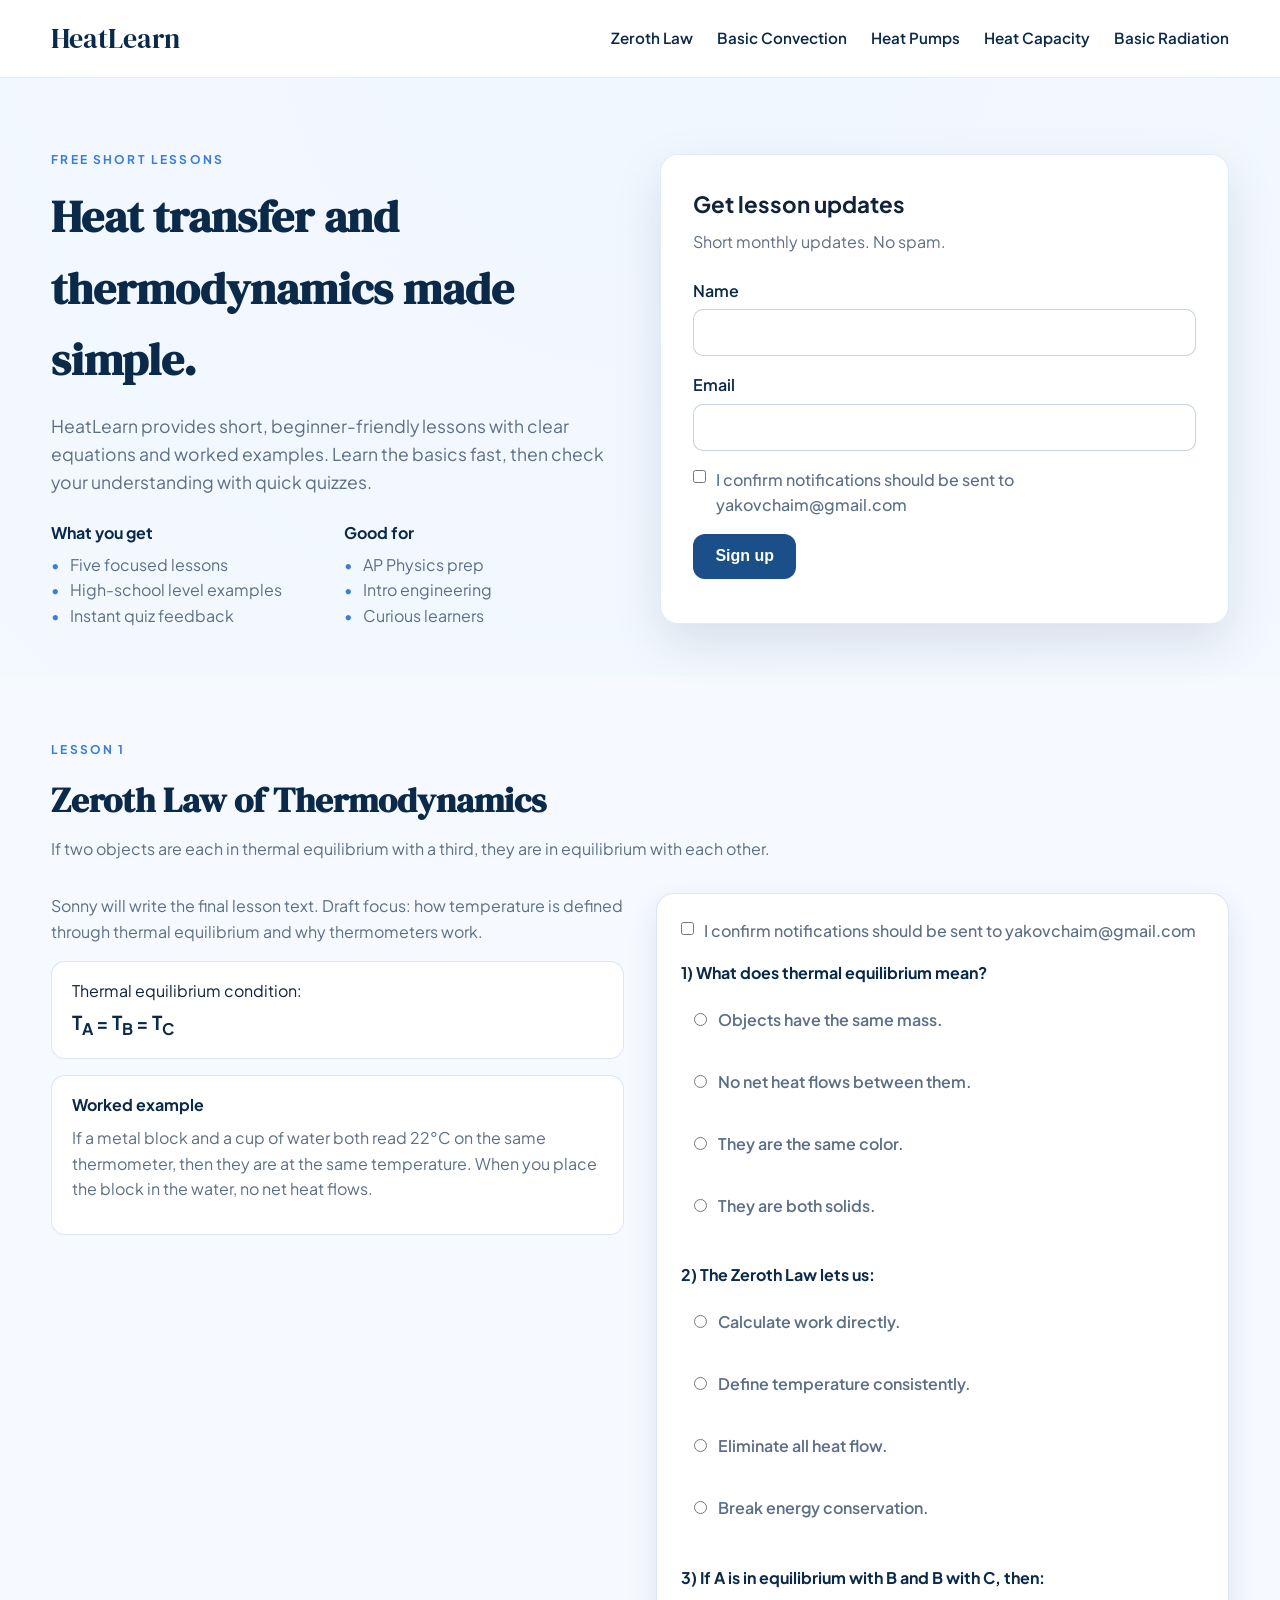
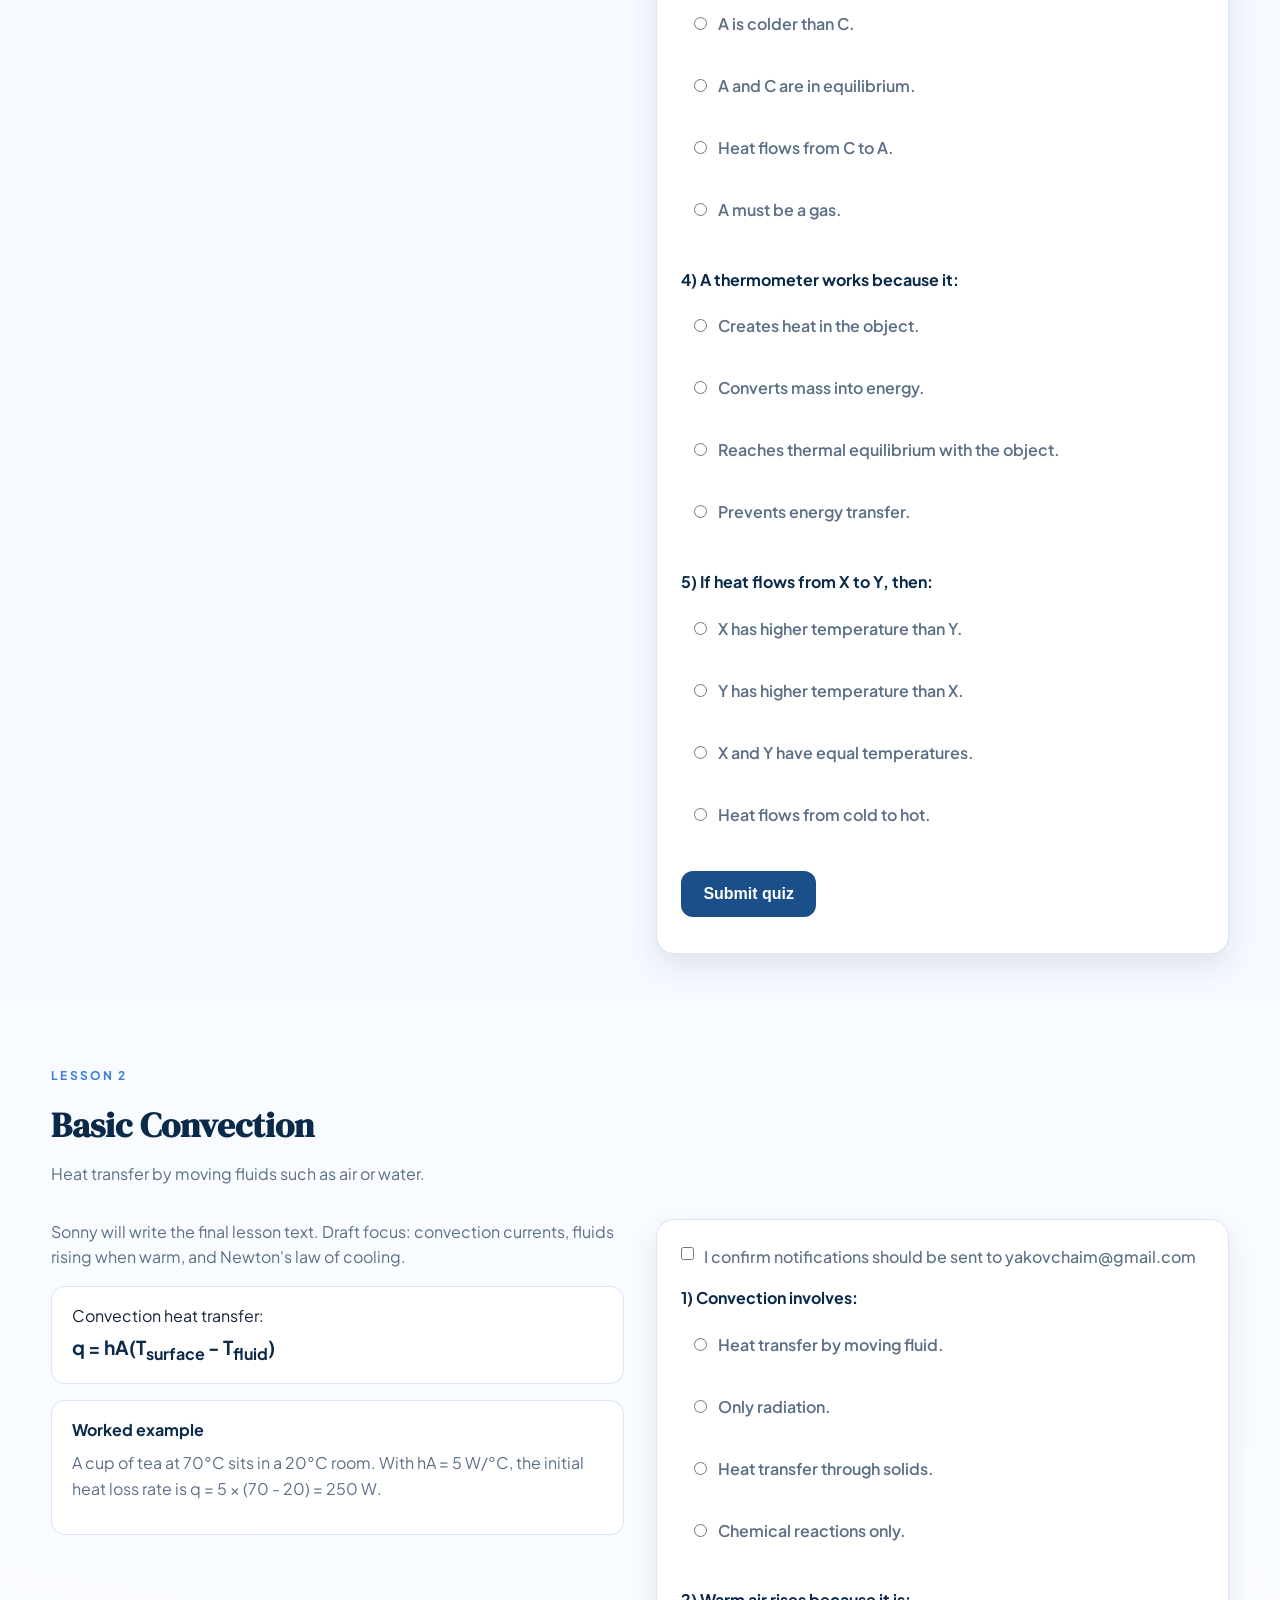
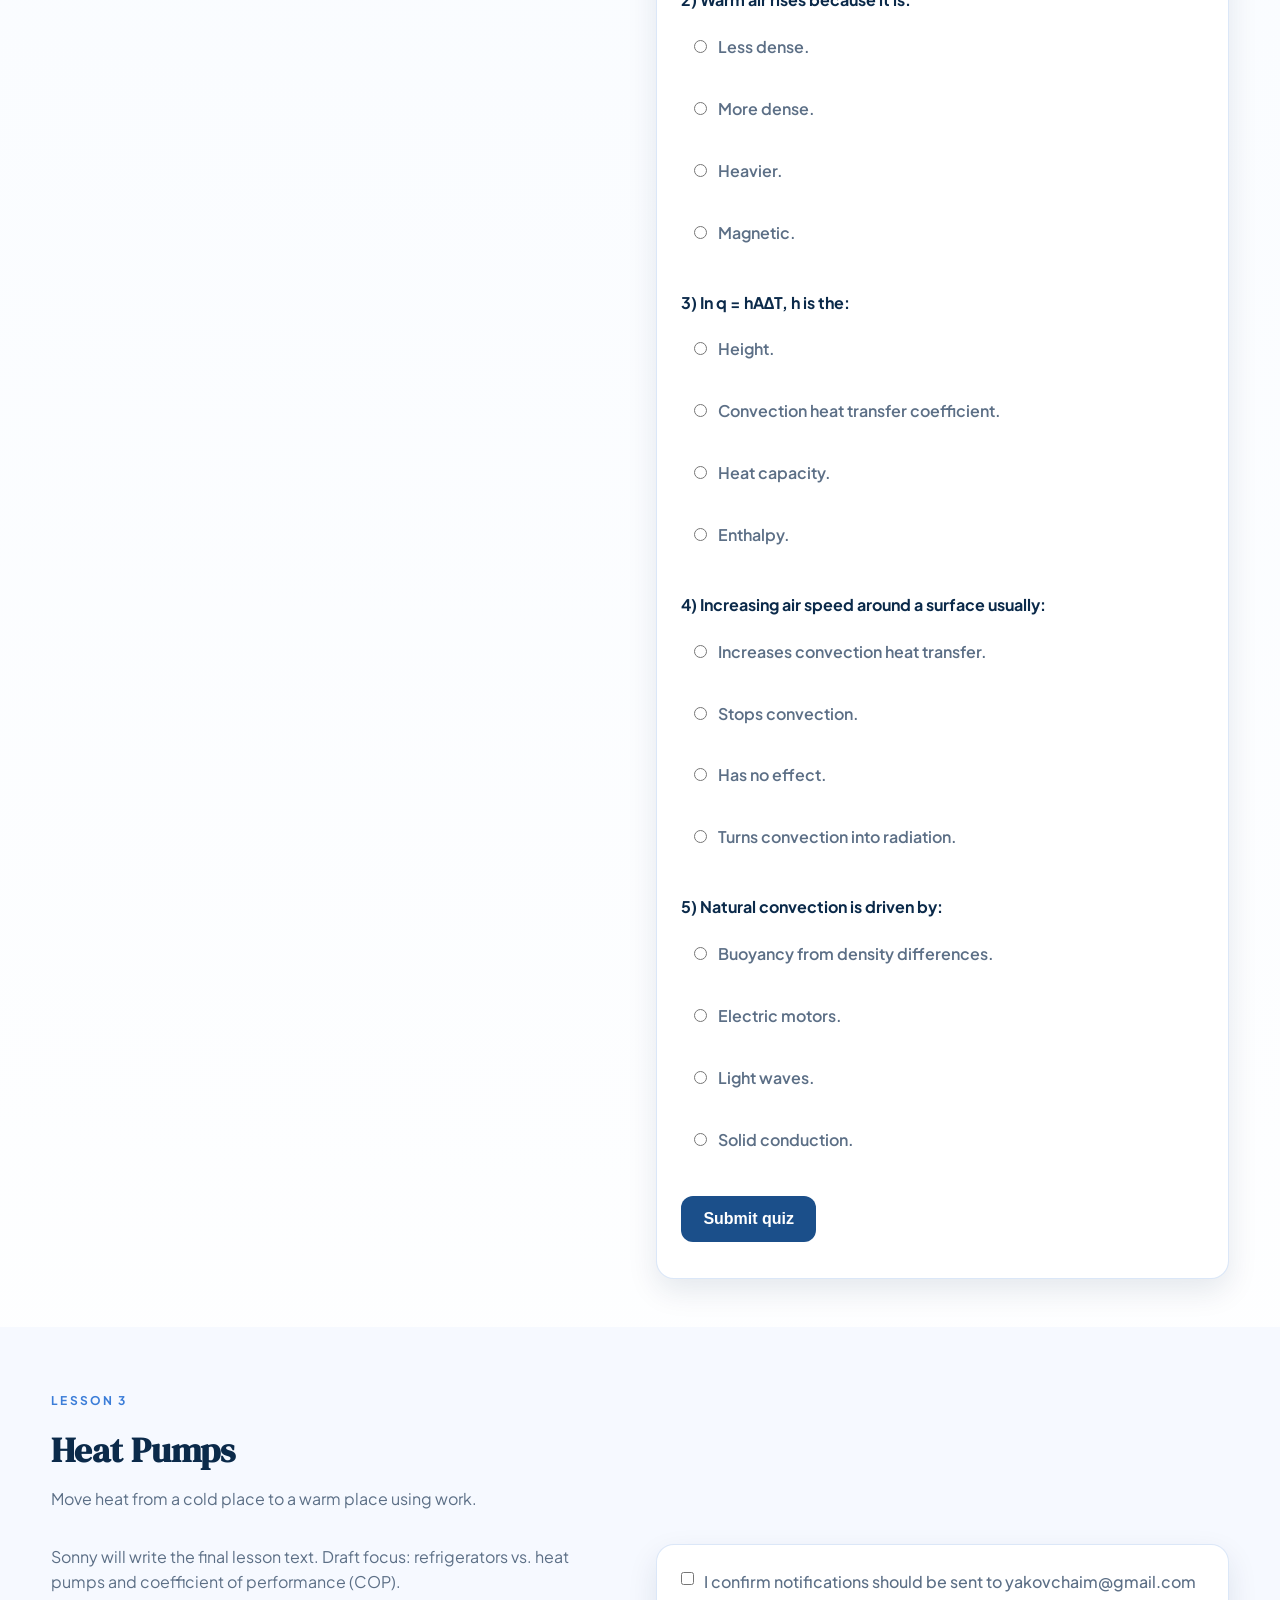
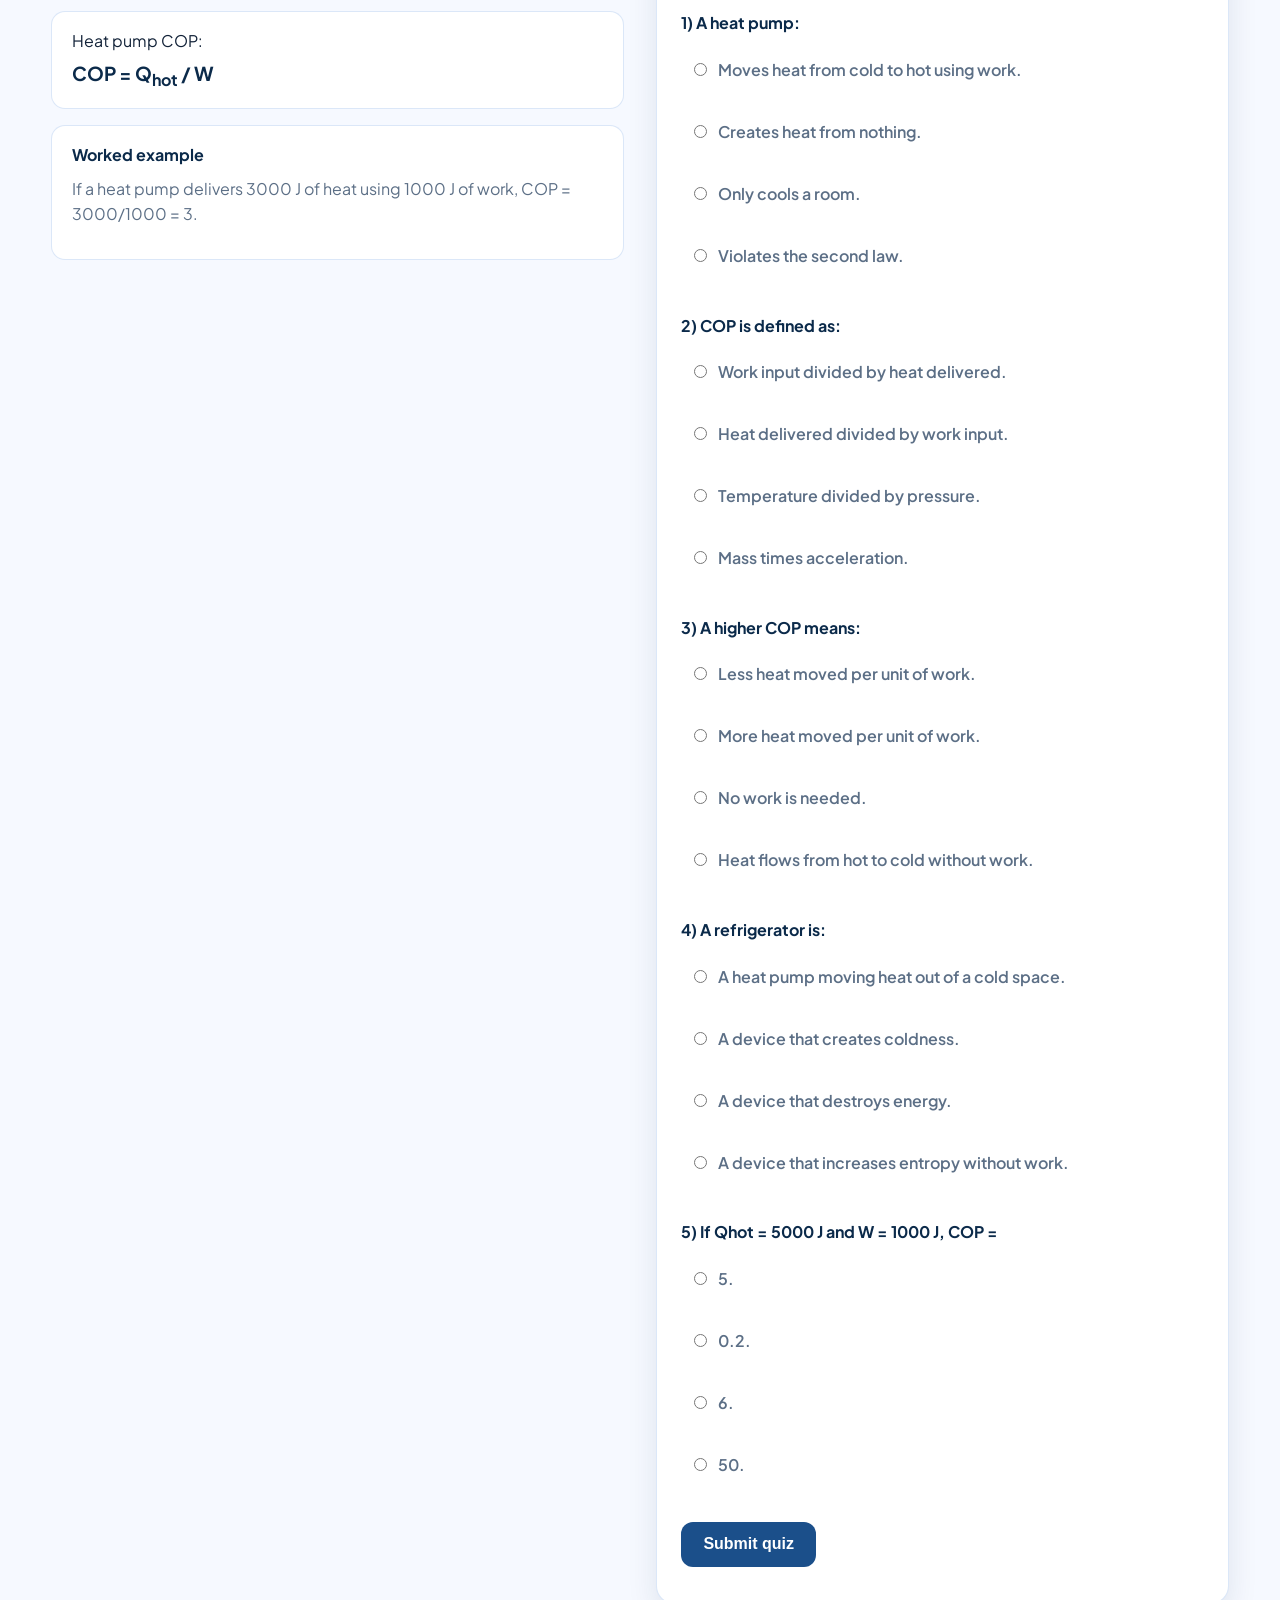
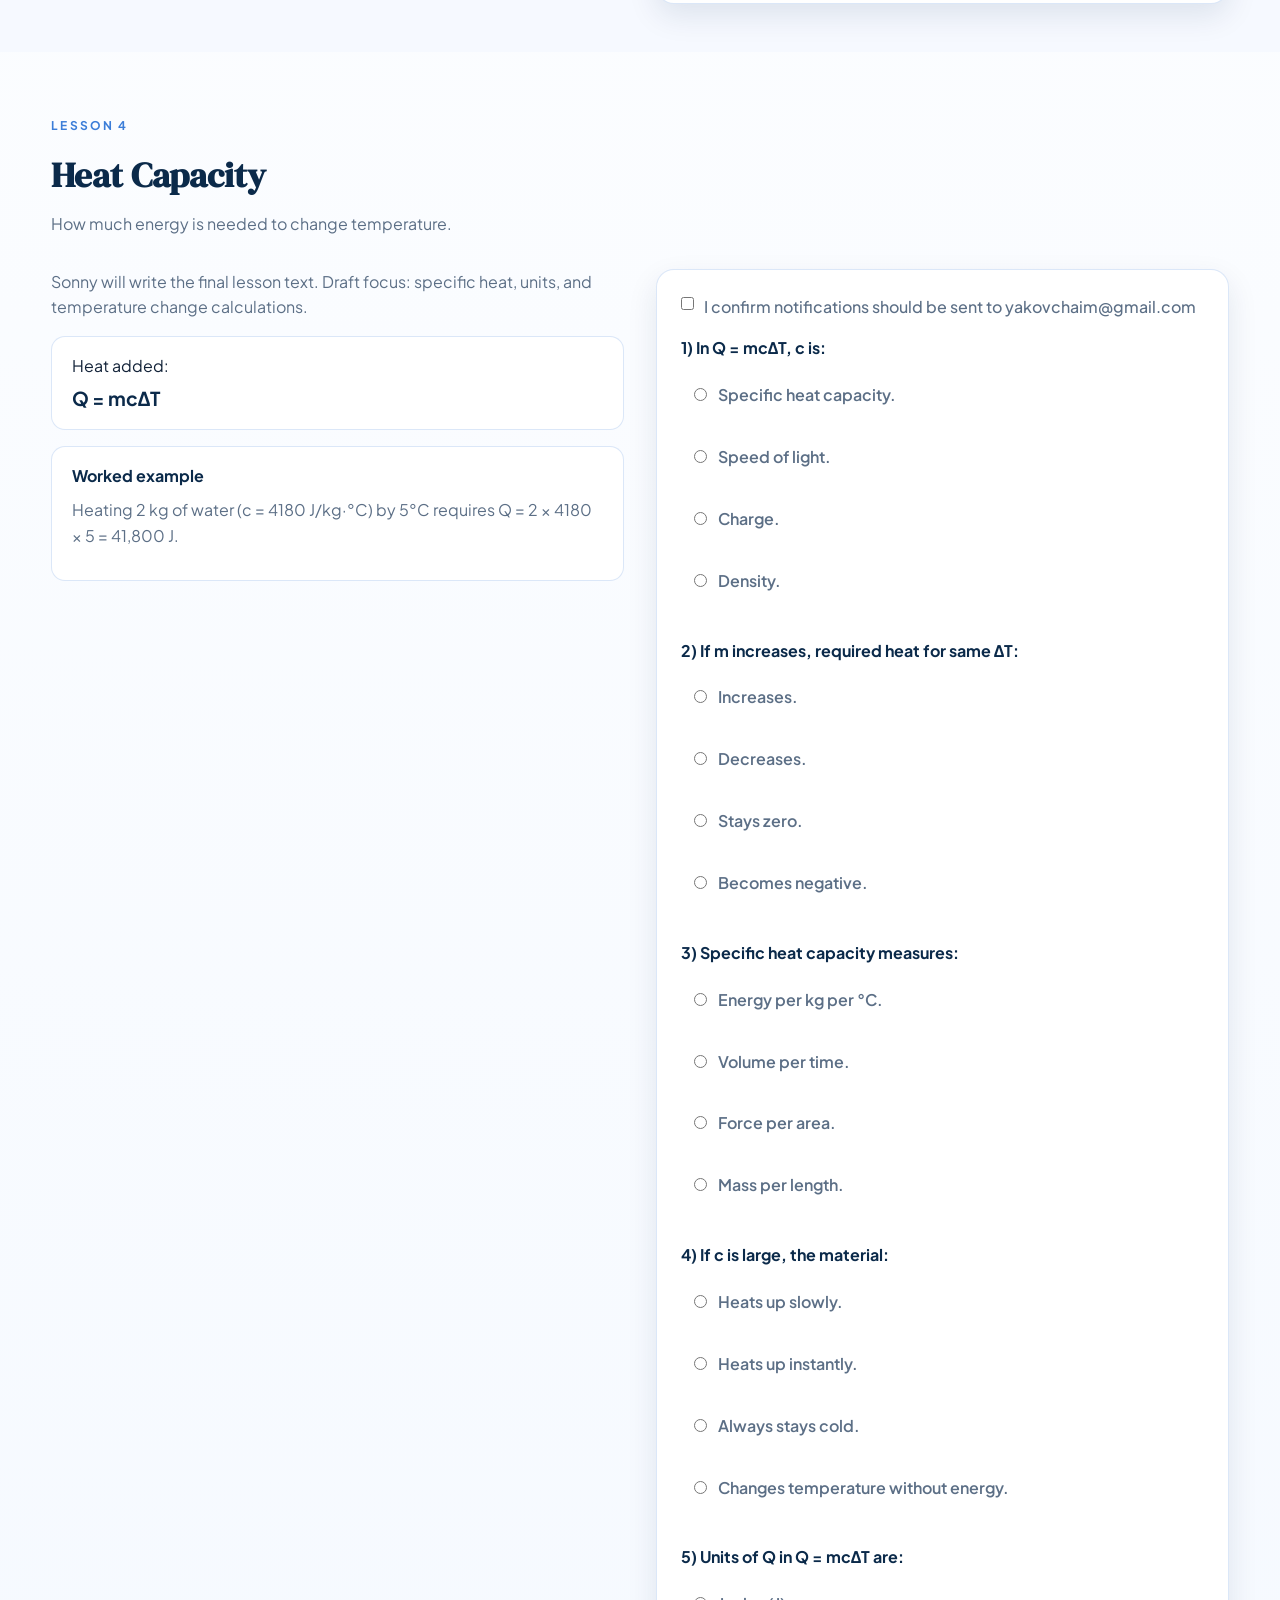
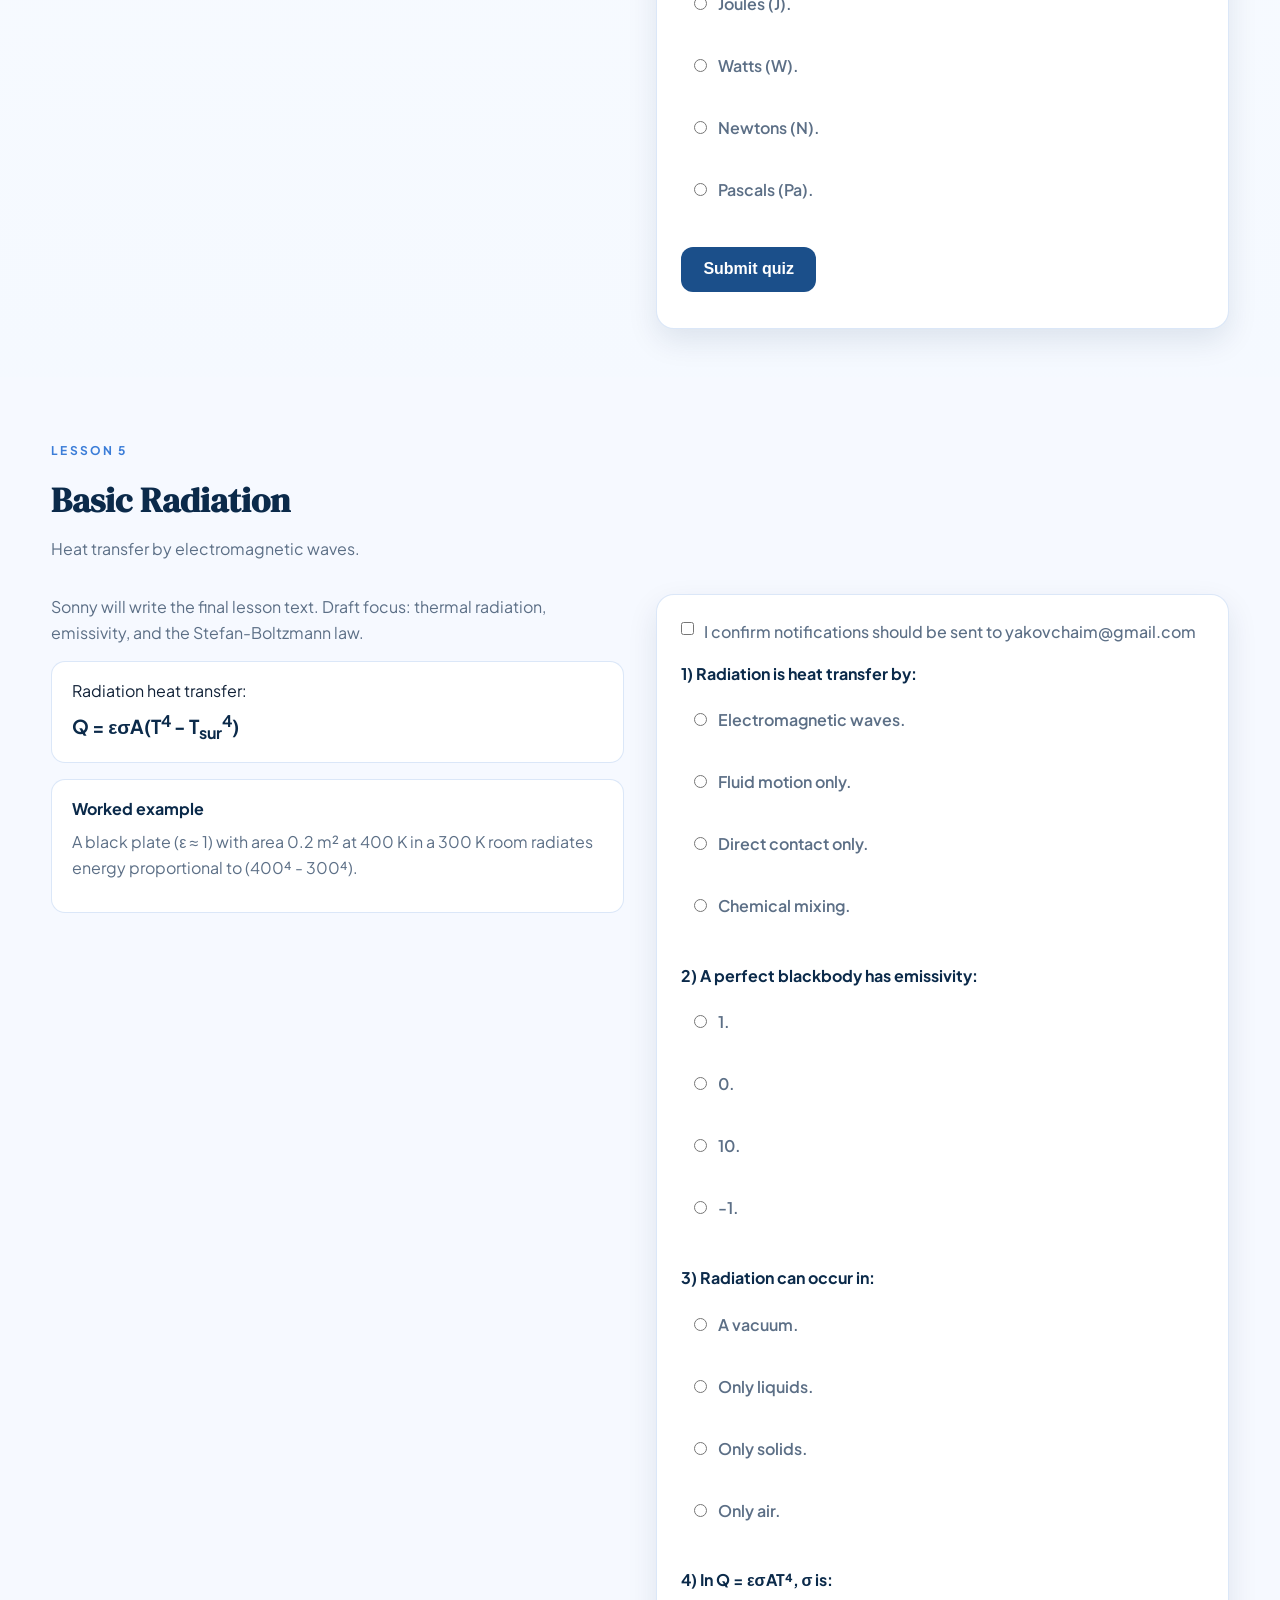
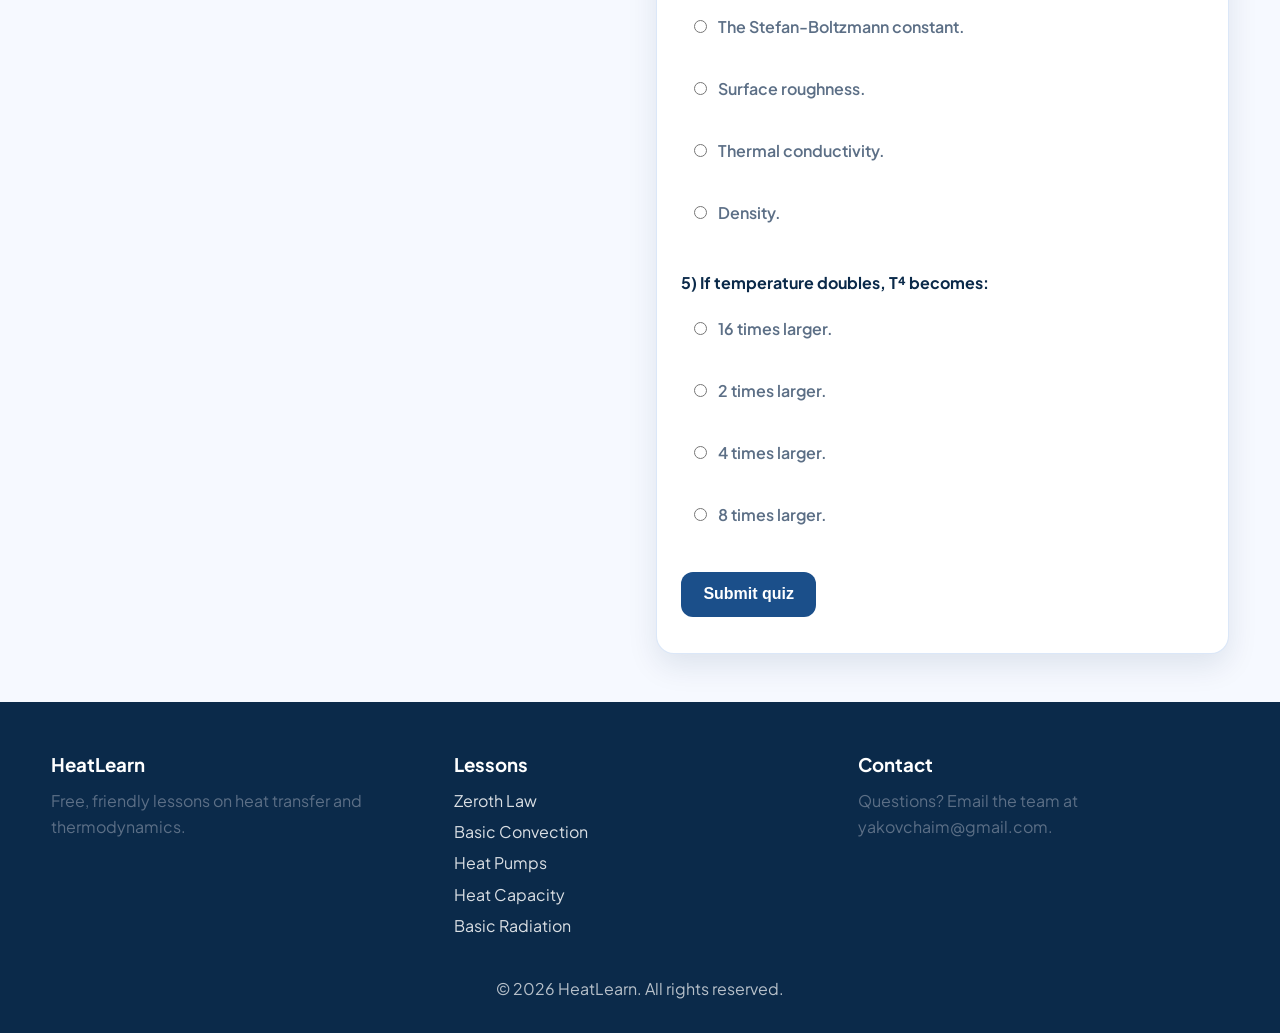
<file: index.html>
<!DOCTYPE html>
<html lang="en">
<head>
    <meta charset="UTF-8">
    <meta name="viewport" content="width=device-width, initial-scale=1.0">
    <meta name="description" content="HeatLearn offers free short beginner lessons on heat transfer and thermodynamics with quick quizzes.">
    <title>HeatLearn | Free Heat Transfer Lessons</title>
    <link rel="stylesheet" href="styles.css">
</head>
<body>
    <a class="skip-link" href="#main">Skip to content</a>
    <header class="site-header" role="banner">
        <div class="container nav">
            <a class="brand" href="#top" aria-label="HeatLearn home">HeatLearn</a>
            <button class="nav-toggle" id="navToggle" aria-expanded="false" aria-controls="navLinks">Menu</button>
            <nav class="nav-links" id="navLinks" aria-label="Lesson navigation">
                <a href="#lesson-zeroth">Zeroth Law</a>
                <a href="#lesson-convection">Basic Convection</a>
                <a href="#lesson-heat-pumps">Heat Pumps</a>
                <a href="#lesson-heat-capacity">Heat Capacity</a>
                <a href="#lesson-radiation">Basic Radiation</a>
            </nav>
        </div>
    </header>

    <main id="main">
        <section class="hero" id="top">
            <div class="container hero-grid">
                <div class="hero-text">
                    <p class="eyebrow">Free short lessons</p>
                    <h1>Heat transfer and thermodynamics made simple.</h1>
                    <p class="lead">HeatLearn provides short, beginner-friendly lessons with clear equations and worked examples. Learn the basics fast, then check your understanding with quick quizzes.</p>
                    <div class="hero-highlights">
                        <div>
                            <h3>What you get</h3>
                            <ul>
                                <li>Five focused lessons</li>
                                <li>High-school level examples</li>
                                <li>Instant quiz feedback</li>
                            </ul>
                        </div>
                        <div>
                            <h3>Good for</h3>
                            <ul>
                                <li>AP Physics prep</li>
                                <li>Intro engineering</li>
                                <li>Curious learners</li>
                            </ul>
                        </div>
                    </div>
                </div>
                <form id="signupForm" class="card form-card" method="post" action="/__forms/heatlearn-signup" novalidate>
                    <h2>Get lesson updates</h2>
                    <p class="muted">Short monthly updates. No spam.</p>
                    <label for="signupName">Name</label>
                    <input type="text" id="signupName" name="name" autocomplete="name" required>
                    <label for="signupEmail">Email</label>
                    <input type="email" id="signupEmail" name="email" autocomplete="email" required>
                    <input type="hidden" name="notify_email" value="yakovchaim@gmail.com">
                    <label class="checkbox">
                        <input type="checkbox" name="notify_confirmed" required>
                        I confirm notifications should be sent to yakovchaim@gmail.com
                    </label>
                    <button class="btn" type="submit">Sign up</button>
                    <p class="form-status" role="status" aria-live="polite"></p>
                </form>
            </div>
        </section>

        <section class="lesson" id="lesson-zeroth">
            <div class="container">
                <div class="lesson-header">
                    <p class="eyebrow">Lesson 1</p>
                    <h2>Zeroth Law of Thermodynamics</h2>
                    <p class="muted">If two objects are each in thermal equilibrium with a third, they are in equilibrium with each other.</p>
                </div>
                <div class="lesson-body">
                    <div class="lesson-text">
                        <p>Sonny will write the final lesson text. Draft focus: how temperature is defined through thermal equilibrium and why thermometers work.</p>
                        <div class="equation">
                            <span>Thermal equilibrium condition:</span>
                            <strong>T<sub>A</sub> = T<sub>B</sub> = T<sub>C</sub></strong>
                        </div>
                        <div class="example">
                            <h3>Worked example</h3>
                            <p>If a metal block and a cup of water both read 22°C on the same thermometer, then they are at the same temperature. When you place the block in the water, no net heat flows.</p>
                        </div>
                    </div>
                    <form class="quiz" data-quiz="zeroth" method="post" action="/__forms/quiz-zeroth" novalidate>
                        <input type="hidden" name="lesson" value="Zeroth Law of Thermodynamics">
                        <input type="hidden" name="notify_email" value="yakovchaim@gmail.com">
                        <label class="checkbox">
                            <input type="checkbox" name="notify_confirmed" required>
                            I confirm notifications should be sent to yakovchaim@gmail.com
                        </label>
                        <fieldset class="question">
                            <legend>1) What does thermal equilibrium mean?</legend>
                            <label class="option" data-explanation="Thermal equilibrium means no net heat flow between objects.">
                                <input type="radio" name="q1" value="a" required>
                                Objects have the same mass.
                                <span class="explanation"></span>
                            </label>
                            <label class="option" data-explanation="Thermal equilibrium means no net heat flow between objects." data-correct="true">
                                <input type="radio" name="q1" value="b">
                                No net heat flows between them.
                                <span class="explanation"></span>
                            </label>
                            <label class="option" data-explanation="Thermal equilibrium means no net heat flow between objects.">
                                <input type="radio" name="q1" value="c">
                                They are the same color.
                                <span class="explanation"></span>
                            </label>
                            <label class="option" data-explanation="Thermal equilibrium means no net heat flow between objects.">
                                <input type="radio" name="q1" value="d">
                                They are both solids.
                                <span class="explanation"></span>
                            </label>
                        </fieldset>
                        <fieldset class="question">
                            <legend>2) The Zeroth Law lets us:</legend>
                            <label class="option" data-explanation="It allows the definition of temperature and the use of thermometers.">
                                <input type="radio" name="q2" value="a" required>
                                Calculate work directly.
                                <span class="explanation"></span>
                            </label>
                            <label class="option" data-explanation="It allows the definition of temperature and the use of thermometers." data-correct="true">
                                <input type="radio" name="q2" value="b">
                                Define temperature consistently.
                                <span class="explanation"></span>
                            </label>
                            <label class="option" data-explanation="It allows the definition of temperature and the use of thermometers.">
                                <input type="radio" name="q2" value="c">
                                Eliminate all heat flow.
                                <span class="explanation"></span>
                            </label>
                            <label class="option" data-explanation="It allows the definition of temperature and the use of thermometers.">
                                <input type="radio" name="q2" value="d">
                                Break energy conservation.
                                <span class="explanation"></span>
                            </label>
                        </fieldset>
                        <fieldset class="question">
                            <legend>3) If A is in equilibrium with B and B with C, then:</legend>
                            <label class="option" data-explanation="The Zeroth Law says A and C are also in equilibrium.">
                                <input type="radio" name="q3" value="a" required>
                                A is colder than C.
                                <span class="explanation"></span>
                            </label>
                            <label class="option" data-explanation="The Zeroth Law says A and C are also in equilibrium." data-correct="true">
                                <input type="radio" name="q3" value="b">
                                A and C are in equilibrium.
                                <span class="explanation"></span>
                            </label>
                            <label class="option" data-explanation="The Zeroth Law says A and C are also in equilibrium.">
                                <input type="radio" name="q3" value="c">
                                Heat flows from C to A.
                                <span class="explanation"></span>
                            </label>
                            <label class="option" data-explanation="The Zeroth Law says A and C are also in equilibrium.">
                                <input type="radio" name="q3" value="d">
                                A must be a gas.
                                <span class="explanation"></span>
                            </label>
                        </fieldset>
                        <fieldset class="question">
                            <legend>4) A thermometer works because it:</legend>
                            <label class="option" data-explanation="It reaches equilibrium with what it measures, then indicates that temperature.">
                                <input type="radio" name="q4" value="a" required>
                                Creates heat in the object.
                                <span class="explanation"></span>
                            </label>
                            <label class="option" data-explanation="It reaches equilibrium with what it measures, then indicates that temperature.">
                                <input type="radio" name="q4" value="b">
                                Converts mass into energy.
                                <span class="explanation"></span>
                            </label>
                            <label class="option" data-explanation="It reaches equilibrium with what it measures, then indicates that temperature." data-correct="true">
                                <input type="radio" name="q4" value="c">
                                Reaches thermal equilibrium with the object.
                                <span class="explanation"></span>
                            </label>
                            <label class="option" data-explanation="It reaches equilibrium with what it measures, then indicates that temperature.">
                                <input type="radio" name="q4" value="d">
                                Prevents energy transfer.
                                <span class="explanation"></span>
                            </label>
                        </fieldset>
                        <fieldset class="question">
                            <legend>5) If heat flows from X to Y, then:</legend>
                            <label class="option" data-explanation="Heat flows from higher temperature to lower temperature." data-correct="true">
                                <input type="radio" name="q5" value="a" required>
                                X has higher temperature than Y.
                                <span class="explanation"></span>
                            </label>
                            <label class="option" data-explanation="Heat flows from higher temperature to lower temperature.">
                                <input type="radio" name="q5" value="b">
                                Y has higher temperature than X.
                                <span class="explanation"></span>
                            </label>
                            <label class="option" data-explanation="Heat flows from higher temperature to lower temperature.">
                                <input type="radio" name="q5" value="c">
                                X and Y have equal temperatures.
                                <span class="explanation"></span>
                            </label>
                            <label class="option" data-explanation="Heat flows from higher temperature to lower temperature.">
                                <input type="radio" name="q5" value="d">
                                Heat flows from cold to hot.
                                <span class="explanation"></span>
                            </label>
                        </fieldset>
                        <button class="btn" type="submit">Submit quiz</button>
                        <p class="quiz-status" role="status" aria-live="polite"></p>
                    </form>
                </div>
            </div>
        </section>

        <section class="lesson" id="lesson-convection">
            <div class="container">
                <div class="lesson-header">
                    <p class="eyebrow">Lesson 2</p>
                    <h2>Basic Convection</h2>
                    <p class="muted">Heat transfer by moving fluids such as air or water.</p>
                </div>
                <div class="lesson-body">
                    <div class="lesson-text">
                        <p>Sonny will write the final lesson text. Draft focus: convection currents, fluids rising when warm, and Newton's law of cooling.</p>
                        <div class="equation">
                            <span>Convection heat transfer:</span>
                            <strong>q = hA(T<sub>surface</sub> - T<sub>fluid</sub>)</strong>
                        </div>
                        <div class="example">
                            <h3>Worked example</h3>
                            <p>A cup of tea at 70°C sits in a 20°C room. With hA = 5 W/°C, the initial heat loss rate is q = 5 × (70 - 20) = 250 W.</p>
                        </div>
                    </div>
                    <form class="quiz" data-quiz="convection" method="post" action="/__forms/quiz-convection" novalidate>
                        <input type="hidden" name="lesson" value="Basic Convection">
                        <input type="hidden" name="notify_email" value="yakovchaim@gmail.com">
                        <label class="checkbox">
                            <input type="checkbox" name="notify_confirmed" required>
                            I confirm notifications should be sent to yakovchaim@gmail.com
                        </label>
                        <fieldset class="question">
                            <legend>1) Convection involves:</legend>
                            <label class="option" data-explanation="Convection is heat transfer by bulk motion of a fluid." data-correct="true">
                                <input type="radio" name="q1" value="a" required>
                                Heat transfer by moving fluid.
                                <span class="explanation"></span>
                            </label>
                            <label class="option" data-explanation="Convection is heat transfer by bulk motion of a fluid.">
                                <input type="radio" name="q1" value="b">
                                Only radiation.
                                <span class="explanation"></span>
                            </label>
                            <label class="option" data-explanation="Convection is heat transfer by bulk motion of a fluid.">
                                <input type="radio" name="q1" value="c">
                                Heat transfer through solids.
                                <span class="explanation"></span>
                            </label>
                            <label class="option" data-explanation="Convection is heat transfer by bulk motion of a fluid.">
                                <input type="radio" name="q1" value="d">
                                Chemical reactions only.
                                <span class="explanation"></span>
                            </label>
                        </fieldset>
                        <fieldset class="question">
                            <legend>2) Warm air rises because it is:</legend>
                            <label class="option" data-explanation="Warm air is less dense than cool air, so it rises." data-correct="true">
                                <input type="radio" name="q2" value="a" required>
                                Less dense.
                                <span class="explanation"></span>
                            </label>
                            <label class="option" data-explanation="Warm air is less dense than cool air, so it rises.">
                                <input type="radio" name="q2" value="b">
                                More dense.
                                <span class="explanation"></span>
                            </label>
                            <label class="option" data-explanation="Warm air is less dense than cool air, so it rises.">
                                <input type="radio" name="q2" value="c">
                                Heavier.
                                <span class="explanation"></span>
                            </label>
                            <label class="option" data-explanation="Warm air is less dense than cool air, so it rises.">
                                <input type="radio" name="q2" value="d">
                                Magnetic.
                                <span class="explanation"></span>
                            </label>
                        </fieldset>
                        <fieldset class="question">
                            <legend>3) In q = hAΔT, h is the:</legend>
                            <label class="option" data-explanation="h is the convection heat transfer coefficient.">
                                <input type="radio" name="q3" value="a" required>
                                Height.
                                <span class="explanation"></span>
                            </label>
                            <label class="option" data-explanation="h is the convection heat transfer coefficient." data-correct="true">
                                <input type="radio" name="q3" value="b">
                                Convection heat transfer coefficient.
                                <span class="explanation"></span>
                            </label>
                            <label class="option" data-explanation="h is the convection heat transfer coefficient.">
                                <input type="radio" name="q3" value="c">
                                Heat capacity.
                                <span class="explanation"></span>
                            </label>
                            <label class="option" data-explanation="h is the convection heat transfer coefficient.">
                                <input type="radio" name="q3" value="d">
                                Enthalpy.
                                <span class="explanation"></span>
                            </label>
                        </fieldset>
                        <fieldset class="question">
                            <legend>4) Increasing air speed around a surface usually:</legend>
                            <label class="option" data-explanation="Faster flow increases h, so heat transfer rises." data-correct="true">
                                <input type="radio" name="q4" value="a" required>
                                Increases convection heat transfer.
                                <span class="explanation"></span>
                            </label>
                            <label class="option" data-explanation="Faster flow increases h, so heat transfer rises.">
                                <input type="radio" name="q4" value="b">
                                Stops convection.
                                <span class="explanation"></span>
                            </label>
                            <label class="option" data-explanation="Faster flow increases h, so heat transfer rises.">
                                <input type="radio" name="q4" value="c">
                                Has no effect.
                                <span class="explanation"></span>
                            </label>
                            <label class="option" data-explanation="Faster flow increases h, so heat transfer rises.">
                                <input type="radio" name="q4" value="d">
                                Turns convection into radiation.
                                <span class="explanation"></span>
                            </label>
                        </fieldset>
                        <fieldset class="question">
                            <legend>5) Natural convection is driven by:</legend>
                            <label class="option" data-explanation="Buoyancy from density differences drives natural convection." data-correct="true">
                                <input type="radio" name="q5" value="a" required>
                                Buoyancy from density differences.
                                <span class="explanation"></span>
                            </label>
                            <label class="option" data-explanation="Buoyancy from density differences drives natural convection.">
                                <input type="radio" name="q5" value="b">
                                Electric motors.
                                <span class="explanation"></span>
                            </label>
                            <label class="option" data-explanation="Buoyancy from density differences drives natural convection.">
                                <input type="radio" name="q5" value="c">
                                Light waves.
                                <span class="explanation"></span>
                            </label>
                            <label class="option" data-explanation="Buoyancy from density differences drives natural convection.">
                                <input type="radio" name="q5" value="d">
                                Solid conduction.
                                <span class="explanation"></span>
                            </label>
                        </fieldset>
                        <button class="btn" type="submit">Submit quiz</button>
                        <p class="quiz-status" role="status" aria-live="polite"></p>
                    </form>
                </div>
            </div>
        </section>

        <section class="lesson" id="lesson-heat-pumps">
            <div class="container">
                <div class="lesson-header">
                    <p class="eyebrow">Lesson 3</p>
                    <h2>Heat Pumps</h2>
                    <p class="muted">Move heat from a cold place to a warm place using work.</p>
                </div>
                <div class="lesson-body">
                    <div class="lesson-text">
                        <p>Sonny will write the final lesson text. Draft focus: refrigerators vs. heat pumps and coefficient of performance (COP).</p>
                        <div class="equation">
                            <span>Heat pump COP:</span>
                            <strong>COP = Q<sub>hot</sub> / W</strong>
                        </div>
                        <div class="example">
                            <h3>Worked example</h3>
                            <p>If a heat pump delivers 3000 J of heat using 1000 J of work, COP = 3000/1000 = 3.</p>
                        </div>
                    </div>
                    <form class="quiz" data-quiz="heat-pumps" method="post" action="/__forms/quiz-heat-pumps" novalidate>
                        <input type="hidden" name="lesson" value="Heat Pumps">
                        <input type="hidden" name="notify_email" value="yakovchaim@gmail.com">
                        <label class="checkbox">
                            <input type="checkbox" name="notify_confirmed" required>
                            I confirm notifications should be sent to yakovchaim@gmail.com
                        </label>
                        <fieldset class="question">
                            <legend>1) A heat pump:</legend>
                            <label class="option" data-explanation="A heat pump moves heat from cold to hot using work." data-correct="true">
                                <input type="radio" name="q1" value="a" required>
                                Moves heat from cold to hot using work.
                                <span class="explanation"></span>
                            </label>
                            <label class="option" data-explanation="A heat pump moves heat from cold to hot using work.">
                                <input type="radio" name="q1" value="b">
                                Creates heat from nothing.
                                <span class="explanation"></span>
                            </label>
                            <label class="option" data-explanation="A heat pump moves heat from cold to hot using work.">
                                <input type="radio" name="q1" value="c">
                                Only cools a room.
                                <span class="explanation"></span>
                            </label>
                            <label class="option" data-explanation="A heat pump moves heat from cold to hot using work.">
                                <input type="radio" name="q1" value="d">
                                Violates the second law.
                                <span class="explanation"></span>
                            </label>
                        </fieldset>
                        <fieldset class="question">
                            <legend>2) COP is defined as:</legend>
                            <label class="option" data-explanation="COP = heat delivered divided by work input.">
                                <input type="radio" name="q2" value="a" required>
                                Work input divided by heat delivered.
                                <span class="explanation"></span>
                            </label>
                            <label class="option" data-explanation="COP = heat delivered divided by work input." data-correct="true">
                                <input type="radio" name="q2" value="b">
                                Heat delivered divided by work input.
                                <span class="explanation"></span>
                            </label>
                            <label class="option" data-explanation="COP = heat delivered divided by work input.">
                                <input type="radio" name="q2" value="c">
                                Temperature divided by pressure.
                                <span class="explanation"></span>
                            </label>
                            <label class="option" data-explanation="COP = heat delivered divided by work input.">
                                <input type="radio" name="q2" value="d">
                                Mass times acceleration.
                                <span class="explanation"></span>
                            </label>
                        </fieldset>
                        <fieldset class="question">
                            <legend>3) A higher COP means:</legend>
                            <label class="option" data-explanation="Higher COP means more heat moved per unit of work.">
                                <input type="radio" name="q3" value="a" required>
                                Less heat moved per unit of work.
                                <span class="explanation"></span>
                            </label>
                            <label class="option" data-explanation="Higher COP means more heat moved per unit of work." data-correct="true">
                                <input type="radio" name="q3" value="b">
                                More heat moved per unit of work.
                                <span class="explanation"></span>
                            </label>
                            <label class="option" data-explanation="Higher COP means more heat moved per unit of work.">
                                <input type="radio" name="q3" value="c">
                                No work is needed.
                                <span class="explanation"></span>
                            </label>
                            <label class="option" data-explanation="Higher COP means more heat moved per unit of work.">
                                <input type="radio" name="q3" value="d">
                                Heat flows from hot to cold without work.
                                <span class="explanation"></span>
                            </label>
                        </fieldset>
                        <fieldset class="question">
                            <legend>4) A refrigerator is:</legend>
                            <label class="option" data-explanation="A refrigerator is a heat pump moving heat out of a cold space." data-correct="true">
                                <input type="radio" name="q4" value="a" required>
                                A heat pump moving heat out of a cold space.
                                <span class="explanation"></span>
                            </label>
                            <label class="option" data-explanation="A refrigerator is a heat pump moving heat out of a cold space.">
                                <input type="radio" name="q4" value="b">
                                A device that creates coldness.
                                <span class="explanation"></span>
                            </label>
                            <label class="option" data-explanation="A refrigerator is a heat pump moving heat out of a cold space.">
                                <input type="radio" name="q4" value="c">
                                A device that destroys energy.
                                <span class="explanation"></span>
                            </label>
                            <label class="option" data-explanation="A refrigerator is a heat pump moving heat out of a cold space.">
                                <input type="radio" name="q4" value="d">
                                A device that increases entropy without work.
                                <span class="explanation"></span>
                            </label>
                        </fieldset>
                        <fieldset class="question">
                            <legend>5) If Qhot = 5000 J and W = 1000 J, COP =</legend>
                            <label class="option" data-explanation="COP = 5000/1000 = 5." data-correct="true">
                                <input type="radio" name="q5" value="a" required>
                                5.
                                <span class="explanation"></span>
                            </label>
                            <label class="option" data-explanation="COP = 5000/1000 = 5.">
                                <input type="radio" name="q5" value="b">
                                0.2.
                                <span class="explanation"></span>
                            </label>
                            <label class="option" data-explanation="COP = 5000/1000 = 5.">
                                <input type="radio" name="q5" value="c">
                                6.
                                <span class="explanation"></span>
                            </label>
                            <label class="option" data-explanation="COP = 5000/1000 = 5.">
                                <input type="radio" name="q5" value="d">
                                50.
                                <span class="explanation"></span>
                            </label>
                        </fieldset>
                        <button class="btn" type="submit">Submit quiz</button>
                        <p class="quiz-status" role="status" aria-live="polite"></p>
                    </form>
                </div>
            </div>
        </section>

        <section class="lesson" id="lesson-heat-capacity">
            <div class="container">
                <div class="lesson-header">
                    <p class="eyebrow">Lesson 4</p>
                    <h2>Heat Capacity</h2>
                    <p class="muted">How much energy is needed to change temperature.</p>
                </div>
                <div class="lesson-body">
                    <div class="lesson-text">
                        <p>Sonny will write the final lesson text. Draft focus: specific heat, units, and temperature change calculations.</p>
                        <div class="equation">
                            <span>Heat added:</span>
                            <strong>Q = mcΔT</strong>
                        </div>
                        <div class="example">
                            <h3>Worked example</h3>
                            <p>Heating 2 kg of water (c = 4180 J/kg·°C) by 5°C requires Q = 2 × 4180 × 5 = 41,800 J.</p>
                        </div>
                    </div>
                    <form class="quiz" data-quiz="heat-capacity" method="post" action="/__forms/quiz-heat-capacity" novalidate>
                        <input type="hidden" name="lesson" value="Heat Capacity">
                        <input type="hidden" name="notify_email" value="yakovchaim@gmail.com">
                        <label class="checkbox">
                            <input type="checkbox" name="notify_confirmed" required>
                            I confirm notifications should be sent to yakovchaim@gmail.com
                        </label>
                        <fieldset class="question">
                            <legend>1) In Q = mcΔT, c is:</legend>
                            <label class="option" data-explanation="c is the specific heat capacity of the material." data-correct="true">
                                <input type="radio" name="q1" value="a" required>
                                Specific heat capacity.
                                <span class="explanation"></span>
                            </label>
                            <label class="option" data-explanation="c is the specific heat capacity of the material.">
                                <input type="radio" name="q1" value="b">
                                Speed of light.
                                <span class="explanation"></span>
                            </label>
                            <label class="option" data-explanation="c is the specific heat capacity of the material.">
                                <input type="radio" name="q1" value="c">
                                Charge.
                                <span class="explanation"></span>
                            </label>
                            <label class="option" data-explanation="c is the specific heat capacity of the material.">
                                <input type="radio" name="q1" value="d">
                                Density.
                                <span class="explanation"></span>
                            </label>
                        </fieldset>
                        <fieldset class="question">
                            <legend>2) If m increases, required heat for same ΔT:</legend>
                            <label class="option" data-explanation="More mass means more energy needed for the same temperature change." data-correct="true">
                                <input type="radio" name="q2" value="a" required>
                                Increases.
                                <span class="explanation"></span>
                            </label>
                            <label class="option" data-explanation="More mass means more energy needed for the same temperature change.">
                                <input type="radio" name="q2" value="b">
                                Decreases.
                                <span class="explanation"></span>
                            </label>
                            <label class="option" data-explanation="More mass means more energy needed for the same temperature change.">
                                <input type="radio" name="q2" value="c">
                                Stays zero.
                                <span class="explanation"></span>
                            </label>
                            <label class="option" data-explanation="More mass means more energy needed for the same temperature change.">
                                <input type="radio" name="q2" value="d">
                                Becomes negative.
                                <span class="explanation"></span>
                            </label>
                        </fieldset>
                        <fieldset class="question">
                            <legend>3) Specific heat capacity measures:</legend>
                            <label class="option" data-explanation="It measures energy needed per kg to raise temperature by 1°C." data-correct="true">
                                <input type="radio" name="q3" value="a" required>
                                Energy per kg per °C.
                                <span class="explanation"></span>
                            </label>
                            <label class="option" data-explanation="It measures energy needed per kg to raise temperature by 1°C.">
                                <input type="radio" name="q3" value="b">
                                Volume per time.
                                <span class="explanation"></span>
                            </label>
                            <label class="option" data-explanation="It measures energy needed per kg to raise temperature by 1°C.">
                                <input type="radio" name="q3" value="c">
                                Force per area.
                                <span class="explanation"></span>
                            </label>
                            <label class="option" data-explanation="It measures energy needed per kg to raise temperature by 1°C.">
                                <input type="radio" name="q3" value="d">
                                Mass per length.
                                <span class="explanation"></span>
                            </label>
                        </fieldset>
                        <fieldset class="question">
                            <legend>4) If c is large, the material:</legend>
                            <label class="option" data-explanation="Large c means it takes a lot of energy to change temperature." data-correct="true">
                                <input type="radio" name="q4" value="a" required>
                                Heats up slowly.
                                <span class="explanation"></span>
                            </label>
                            <label class="option" data-explanation="Large c means it takes a lot of energy to change temperature.">
                                <input type="radio" name="q4" value="b">
                                Heats up instantly.
                                <span class="explanation"></span>
                            </label>
                            <label class="option" data-explanation="Large c means it takes a lot of energy to change temperature.">
                                <input type="radio" name="q4" value="c">
                                Always stays cold.
                                <span class="explanation"></span>
                            </label>
                            <label class="option" data-explanation="Large c means it takes a lot of energy to change temperature.">
                                <input type="radio" name="q4" value="d">
                                Changes temperature without energy.
                                <span class="explanation"></span>
                            </label>
                        </fieldset>
                        <fieldset class="question">
                            <legend>5) Units of Q in Q = mcΔT are:</legend>
                            <label class="option" data-explanation="Q is energy measured in joules (J)." data-correct="true">
                                <input type="radio" name="q5" value="a" required>
                                Joules (J).
                                <span class="explanation"></span>
                            </label>
                            <label class="option" data-explanation="Q is energy measured in joules (J).">
                                <input type="radio" name="q5" value="b">
                                Watts (W).
                                <span class="explanation"></span>
                            </label>
                            <label class="option" data-explanation="Q is energy measured in joules (J).">
                                <input type="radio" name="q5" value="c">
                                Newtons (N).
                                <span class="explanation"></span>
                            </label>
                            <label class="option" data-explanation="Q is energy measured in joules (J).">
                                <input type="radio" name="q5" value="d">
                                Pascals (Pa).
                                <span class="explanation"></span>
                            </label>
                        </fieldset>
                        <button class="btn" type="submit">Submit quiz</button>
                        <p class="quiz-status" role="status" aria-live="polite"></p>
                    </form>
                </div>
            </div>
        </section>

        <section class="lesson" id="lesson-radiation">
            <div class="container">
                <div class="lesson-header">
                    <p class="eyebrow">Lesson 5</p>
                    <h2>Basic Radiation</h2>
                    <p class="muted">Heat transfer by electromagnetic waves.</p>
                </div>
                <div class="lesson-body">
                    <div class="lesson-text">
                        <p>Sonny will write the final lesson text. Draft focus: thermal radiation, emissivity, and the Stefan-Boltzmann law.</p>
                        <div class="equation">
                            <span>Radiation heat transfer:</span>
                            <strong>Q = εσA(T<sup>4</sup> - T<sub>sur</sub><sup>4</sup>)</strong>
                        </div>
                        <div class="example">
                            <h3>Worked example</h3>
                            <p>A black plate (ε ≈ 1) with area 0.2 m² at 400 K in a 300 K room radiates energy proportional to (400⁴ - 300⁴).</p>
                        </div>
                    </div>
                    <form class="quiz" data-quiz="radiation" method="post" action="/__forms/quiz-radiation" novalidate>
                        <input type="hidden" name="lesson" value="Basic Radiation">
                        <input type="hidden" name="notify_email" value="yakovchaim@gmail.com">
                        <label class="checkbox">
                            <input type="checkbox" name="notify_confirmed" required>
                            I confirm notifications should be sent to yakovchaim@gmail.com
                        </label>
                        <fieldset class="question">
                            <legend>1) Radiation is heat transfer by:</legend>
                            <label class="option" data-explanation="Radiation transfers energy via electromagnetic waves." data-correct="true">
                                <input type="radio" name="q1" value="a" required>
                                Electromagnetic waves.
                                <span class="explanation"></span>
                            </label>
                            <label class="option" data-explanation="Radiation transfers energy via electromagnetic waves.">
                                <input type="radio" name="q1" value="b">
                                Fluid motion only.
                                <span class="explanation"></span>
                            </label>
                            <label class="option" data-explanation="Radiation transfers energy via electromagnetic waves.">
                                <input type="radio" name="q1" value="c">
                                Direct contact only.
                                <span class="explanation"></span>
                            </label>
                            <label class="option" data-explanation="Radiation transfers energy via electromagnetic waves.">
                                <input type="radio" name="q1" value="d">
                                Chemical mixing.
                                <span class="explanation"></span>
                            </label>
                        </fieldset>
                        <fieldset class="question">
                            <legend>2) A perfect blackbody has emissivity:</legend>
                            <label class="option" data-explanation="A perfect blackbody has emissivity ε = 1." data-correct="true">
                                <input type="radio" name="q2" value="a" required>
                                1.
                                <span class="explanation"></span>
                            </label>
                            <label class="option" data-explanation="A perfect blackbody has emissivity ε = 1.">
                                <input type="radio" name="q2" value="b">
                                0.
                                <span class="explanation"></span>
                            </label>
                            <label class="option" data-explanation="A perfect blackbody has emissivity ε = 1.">
                                <input type="radio" name="q2" value="c">
                                10.
                                <span class="explanation"></span>
                            </label>
                            <label class="option" data-explanation="A perfect blackbody has emissivity ε = 1.">
                                <input type="radio" name="q2" value="d">
                                -1.
                                <span class="explanation"></span>
                            </label>
                        </fieldset>
                        <fieldset class="question">
                            <legend>3) Radiation can occur in:</legend>
                            <label class="option" data-explanation="Radiation can travel through a vacuum." data-correct="true">
                                <input type="radio" name="q3" value="a" required>
                                A vacuum.
                                <span class="explanation"></span>
                            </label>
                            <label class="option" data-explanation="Radiation can travel through a vacuum.">
                                <input type="radio" name="q3" value="b">
                                Only liquids.
                                <span class="explanation"></span>
                            </label>
                            <label class="option" data-explanation="Radiation can travel through a vacuum.">
                                <input type="radio" name="q3" value="c">
                                Only solids.
                                <span class="explanation"></span>
                            </label>
                            <label class="option" data-explanation="Radiation can travel through a vacuum.">
                                <input type="radio" name="q3" value="d">
                                Only air.
                                <span class="explanation"></span>
                            </label>
                        </fieldset>
                        <fieldset class="question">
                            <legend>4) In Q = εσAT⁴, σ is:</legend>
                            <label class="option" data-explanation="σ is the Stefan-Boltzmann constant." data-correct="true">
                                <input type="radio" name="q4" value="a" required>
                                The Stefan-Boltzmann constant.
                                <span class="explanation"></span>
                            </label>
                            <label class="option" data-explanation="σ is the Stefan-Boltzmann constant.">
                                <input type="radio" name="q4" value="b">
                                Surface roughness.
                                <span class="explanation"></span>
                            </label>
                            <label class="option" data-explanation="σ is the Stefan-Boltzmann constant.">
                                <input type="radio" name="q4" value="c">
                                Thermal conductivity.
                                <span class="explanation"></span>
                            </label>
                            <label class="option" data-explanation="σ is the Stefan-Boltzmann constant.">
                                <input type="radio" name="q4" value="d">
                                Density.
                                <span class="explanation"></span>
                            </label>
                        </fieldset>
                        <fieldset class="question">
                            <legend>5) If temperature doubles, T⁴ becomes:</legend>
                            <label class="option" data-explanation="Doubling T makes T⁴ increase by 2⁴ = 16 times." data-correct="true">
                                <input type="radio" name="q5" value="a" required>
                                16 times larger.
                                <span class="explanation"></span>
                            </label>
                            <label class="option" data-explanation="Doubling T makes T⁴ increase by 2⁴ = 16 times.">
                                <input type="radio" name="q5" value="b">
                                2 times larger.
                                <span class="explanation"></span>
                            </label>
                            <label class="option" data-explanation="Doubling T makes T⁴ increase by 2⁴ = 16 times.">
                                <input type="radio" name="q5" value="c">
                                4 times larger.
                                <span class="explanation"></span>
                            </label>
                            <label class="option" data-explanation="Doubling T makes T⁴ increase by 2⁴ = 16 times.">
                                <input type="radio" name="q5" value="d">
                                8 times larger.
                                <span class="explanation"></span>
                            </label>
                        </fieldset>
                        <button class="btn" type="submit">Submit quiz</button>
                        <p class="quiz-status" role="status" aria-live="polite"></p>
                    </form>
                </div>
            </div>
        </section>
    </main>

    <footer class="site-footer" role="contentinfo">
        <div class="container footer-grid">
            <div>
                <h3>HeatLearn</h3>
                <p class="muted">Free, friendly lessons on heat transfer and thermodynamics.</p>
            </div>
            <div>
                <h3>Lessons</h3>
                <ul>
                    <li><a href="#lesson-zeroth">Zeroth Law</a></li>
                    <li><a href="#lesson-convection">Basic Convection</a></li>
                    <li><a href="#lesson-heat-pumps">Heat Pumps</a></li>
                    <li><a href="#lesson-heat-capacity">Heat Capacity</a></li>
                    <li><a href="#lesson-radiation">Basic Radiation</a></li>
                </ul>
            </div>
            <div>
                <h3>Contact</h3>
                <p class="muted">Questions? Email the team at yakovchaim@gmail.com.</p>
            </div>
        </div>
        <p class="footer-note">&copy; <span id="year"></span> HeatLearn. All rights reserved.</p>
    </footer>

    <script src="script.js"></script>
</body>
</html>
</file>
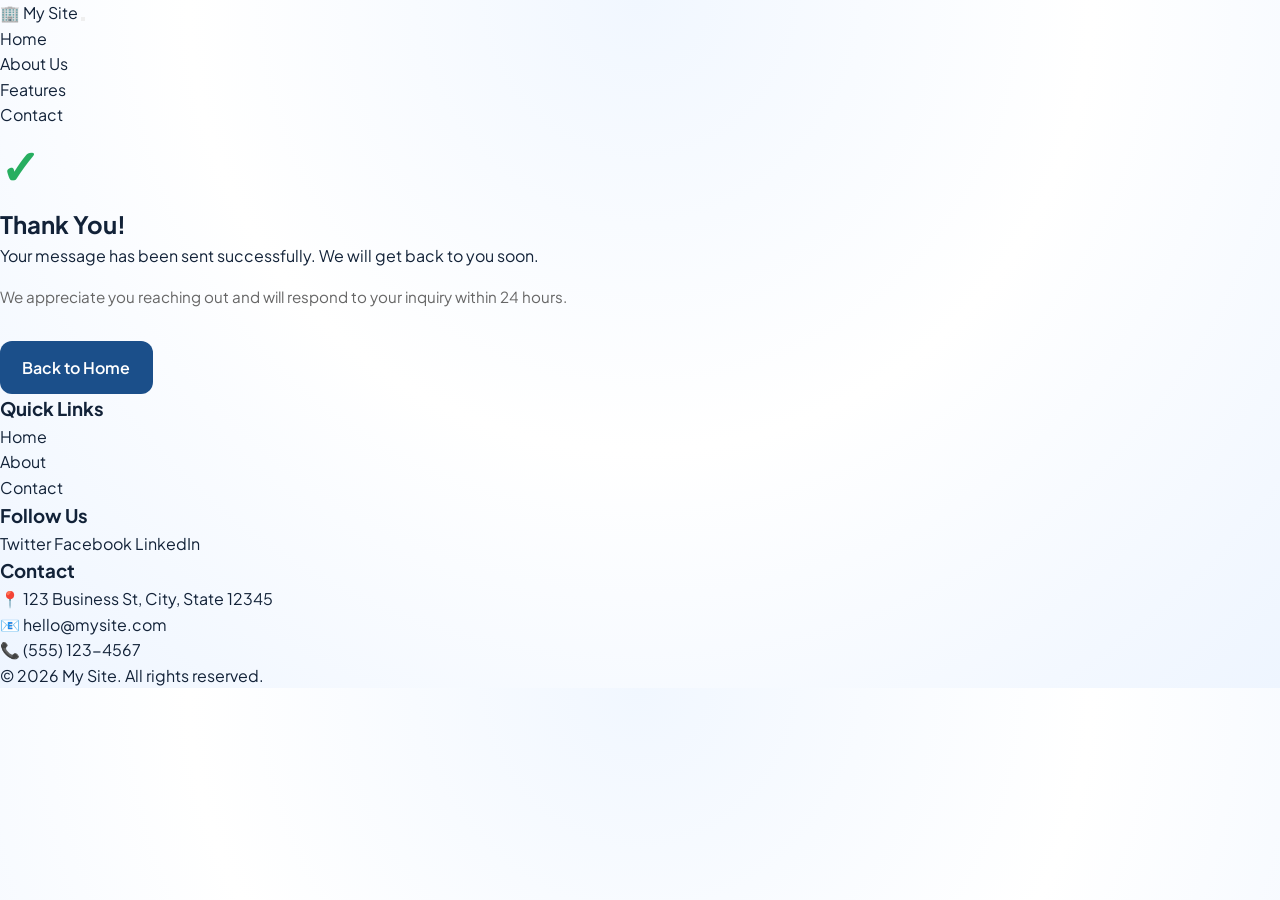
<file: thank-you.html>
<!DOCTYPE html>
<html lang="en">
<head>
    <meta charset="UTF-8">
    <meta name="viewport" content="width=device-width, initial-scale=1.0">
    <meta name="description" content="Thank you for contacting us. We have received your message and will get back to you soon.">
    <meta property="og:title" content="Thank You for Your Message">
    <meta property="og:description" content="Your message has been sent successfully. We will get back to you soon.">
    <meta property="og:type" content="website">
    <title>Thank You - My Site</title>
    <link rel="stylesheet" href="styles.css">
</head>
<body>
    <header role="banner">
        <nav role="navigation" aria-label="Main navigation">
            <a href="index.html" class="logo">🏢 My Site</a>
            <button class="hamburger" id="hamburgerMenu" aria-label="Toggle navigation menu" aria-expanded="false" aria-controls="navMenu">
                <span></span>
                <span></span>
                <span></span>
            </button>
            <ul id="navMenu" class="nav-menu">
                <li><a href="index.html">Home</a></li>
                <li><a href="about.html">About Us</a></li>
                <li><a href="index.html#features">Features</a></li>
                <li><a href="index.html#contact">Contact</a></li>
            </ul>
        </nav>
    </header>
    <section class="thank-you" role="main" aria-labelledby="thankHeading">
        <h1 id="thankHeading"><span style="color: #27ae60; font-size: 3rem;">✓</span><br>Thank You!</h1>
        <p>Your message has been sent successfully. We will get back to you soon.</p>
        <p style="color: #666; font-size: 0.95rem; margin-top: 1rem;">We appreciate you reaching out and will respond to your inquiry within 24 hours.</p>
        <a href="index.html" class="btn btn-primary" style="display: inline-block; margin-top: 2rem;">Back to Home</a>
    </section>
    <footer role="contentinfo">
        <div class="footer-content">
            <div class="footer-section">
                <h3>Quick Links</h3>
                <ul>
                    <li><a href="index.html">Home</a></li>
                    <li><a href="about.html">About</a></li>
                    <li><a href="index.html#contact">Contact</a></li>
                </ul>
            </div>
            <div class="footer-section">
                <h3>Follow Us</h3>
                <div class="social-links">
                    <a href="https://twitter.com" aria-label="Twitter" target="_blank" rel="noopener noreferrer">Twitter</a>
                    <a href="https://facebook.com" aria-label="Facebook" target="_blank" rel="noopener noreferrer">Facebook</a>
                    <a href="https://linkedin.com" aria-label="LinkedIn" target="_blank" rel="noopener noreferrer">LinkedIn</a>
                </div>
            </div>
            <div class="footer-section">
                <h3>Contact</h3>
                <ul>
                    <li>📍 123 Business St, City, State 12345</li>
                    <li>📧 hello@mysite.com</li>
                    <li>📞 (555) 123-4567</li>
                </ul>
            </div>
        </div>
        <div class="footer-bottom">
            <p>&copy; <span id="year">2026</span> My Site. All rights reserved.</p>
        </div>
    </footer>
    <script src="script.js"></script>
</body>
</html>
</file>
<file: styles.css>
@import url('https://fonts.googleapis.com/css2?family=DM+Serif+Display&family=Plus+Jakarta+Sans:wght@400;500;600;700&display=swap');

:root {
    color-scheme: light;
    --blue-900: #0b2a4a;
    --blue-700: #1b4f8a;
    --blue-500: #3b7dd8;
    --blue-100: #e9f2ff;
    --sky-50: #f6f9ff;
    --white: #ffffff;
    --ink: #122238;
    --muted: #5c6f86;
    --shadow: 0 18px 50px rgba(11, 42, 74, 0.12);
}

* {
    margin: 0;
    padding: 0;
    box-sizing: border-box;
}

html {
    scroll-behavior: smooth;
}

body {
    font-family: 'Plus Jakarta Sans', sans-serif;
    background: radial-gradient(circle at top, #f1f7ff 0%, #ffffff 48%, #eef5ff 100%);
    color: var(--ink);
    line-height: 1.6;
}

a {
    color: inherit;
    text-decoration: none;
}

img {
    max-width: 100%;
    display: block;
}

.skip-link {
    position: absolute;
    left: -999px;
    top: 0;
    background: var(--blue-700);
    color: var(--white);
    padding: 0.5rem 1rem;
    z-index: 20;
}

.skip-link:focus {
    left: 1rem;
    top: 1rem;
}

.container {
    width: min(1200px, 92vw);
    margin: 0 auto;
}

.site-header {
    position: sticky;
    top: 0;
    z-index: 10;
    background: rgba(255, 255, 255, 0.95);
    backdrop-filter: blur(10px);
    border-bottom: 1px solid rgba(59, 125, 216, 0.12);
}

.nav {
    display: flex;
    align-items: center;
    justify-content: space-between;
    padding: 1rem 0;
    gap: 1rem;
}

.brand {
    font-family: 'DM Serif Display', serif;
    font-size: 1.75rem;
    color: var(--blue-900);
}

.nav-toggle {
    display: none;
    background: var(--blue-100);
    border: 1px solid rgba(27, 79, 138, 0.2);
    padding: 0.5rem 0.9rem;
    border-radius: 999px;
    font-weight: 600;
    color: var(--blue-900);
}

.nav-links {
    display: flex;
    gap: 1.5rem;
    font-size: 0.95rem;
    font-weight: 600;
    color: var(--blue-900);
}

.nav-links a:hover {
    color: var(--blue-500);
}

.hero {
    padding: 4.5rem 0 3rem;
}

.hero-grid {
    display: grid;
    grid-template-columns: repeat(auto-fit, minmax(280px, 1fr));
    gap: 2.5rem;
    align-items: center;
}

.hero-text h1 {
    font-family: 'DM Serif Display', serif;
    font-size: clamp(2.5rem, 3.5vw, 3.8rem);
    color: var(--blue-900);
    margin-bottom: 1rem;
}

.eyebrow {
    text-transform: uppercase;
    letter-spacing: 0.18em;
    font-size: 0.75rem;
    color: var(--blue-500);
    font-weight: 700;
    margin-bottom: 0.75rem;
}

.lead {
    font-size: 1.1rem;
    color: var(--muted);
    margin-bottom: 1.5rem;
}

.hero-highlights {
    display: grid;
    grid-template-columns: repeat(auto-fit, minmax(180px, 1fr));
    gap: 1rem;
}

.hero-highlights h3 {
    font-size: 1rem;
    color: var(--blue-900);
    margin-bottom: 0.35rem;
}

.hero-highlights ul {
    list-style: none;
    color: var(--muted);
}

.hero-highlights li {
    padding-left: 1.2rem;
    position: relative;
}

.hero-highlights li::before {
    content: '•';
    position: absolute;
    left: 0;
    color: var(--blue-500);
}

.card {
    background: var(--white);
    border-radius: 18px;
    padding: 2rem;
    box-shadow: var(--shadow);
    border: 1px solid rgba(59, 125, 216, 0.15);
}

.form-card h2 {
    font-size: 1.4rem;
    margin-bottom: 0.35rem;
}

.form-card .muted {
    margin-bottom: 1.5rem;
}

label {
    display: block;
    font-weight: 600;
    color: var(--blue-900);
    margin-bottom: 0.35rem;
}

input[type="text"],
input[type="email"] {
    width: 100%;
    border: 1px solid rgba(27, 79, 138, 0.25);
    border-radius: 10px;
    padding: 0.75rem 1rem;
    margin-bottom: 1rem;
    font-size: 1rem;
    font-family: inherit;
}

.checkbox {
    display: flex;
    gap: 0.6rem;
    align-items: flex-start;
    font-weight: 500;
    color: var(--muted);
    margin-bottom: 1rem;
}

.checkbox input {
    margin-top: 0.2rem;
}

.btn {
    background: var(--blue-700);
    color: var(--white);
    border: none;
    border-radius: 12px;
    padding: 0.85rem 1.4rem;
    font-size: 1rem;
    font-weight: 600;
    cursor: pointer;
    transition: transform 0.2s ease, box-shadow 0.2s ease;
}

.btn:hover {
    transform: translateY(-2px);
    box-shadow: 0 10px 20px rgba(27, 79, 138, 0.2);
}

.form-status,
.quiz-status {
    margin-top: 0.75rem;
    color: var(--blue-700);
    font-weight: 600;
}

.muted {
    color: var(--muted);
}

.lesson {
    padding: 4rem 0 3rem;
}

.lesson:nth-of-type(even) {
    background: var(--sky-50);
}

.lesson-header {
    margin-bottom: 2rem;
}

.lesson-header h2 {
    font-family: 'DM Serif Display', serif;
    font-size: 2.2rem;
    color: var(--blue-900);
    margin-bottom: 0.5rem;
}

.lesson-body {
    display: grid;
    grid-template-columns: repeat(auto-fit, minmax(260px, 1fr));
    gap: 2rem;
    align-items: start;
}

.lesson-text p {
    margin-bottom: 1rem;
    color: var(--muted);
}

.equation,
.example {
    background: var(--white);
    border-radius: 14px;
    padding: 1rem 1.25rem;
    border: 1px solid rgba(59, 125, 216, 0.18);
    margin-bottom: 1rem;
}

.equation strong {
    display: block;
    font-size: 1.2rem;
    color: var(--blue-900);
    margin-top: 0.25rem;
}

.example h3 {
    font-size: 1rem;
    margin-bottom: 0.5rem;
    color: var(--blue-900);
}

.quiz {
    background: var(--white);
    border-radius: 18px;
    padding: 1.5rem;
    border: 1px solid rgba(59, 125, 216, 0.18);
    box-shadow: 0 12px 30px rgba(11, 42, 74, 0.1);
}

.question {
    border: none;
    margin-bottom: 1.2rem;
}

.question legend {
    font-weight: 700;
    color: var(--blue-900);
    margin-bottom: 0.6rem;
}

.option {
    display: block;
    padding: 0.65rem 0.75rem;
    border-radius: 10px;
    border: 1px solid transparent;
    margin-bottom: 0.5rem;
    cursor: pointer;
    color: var(--muted);
    transition: border 0.2s ease, background 0.2s ease;
}

.option input {
    margin-right: 0.5rem;
}

.option:hover {
    border-color: rgba(59, 125, 216, 0.4);
    background: rgba(59, 125, 216, 0.08);
}

.option.is-correct {
    border-color: rgba(41, 165, 92, 0.5);
    background: rgba(41, 165, 92, 0.12);
    color: #1c4c2f;
}

.option.is-wrong {
    border-color: rgba(219, 63, 63, 0.4);
    background: rgba(219, 63, 63, 0.08);
    color: #7b2323;
}

.explanation {
    display: block;
    font-size: 0.85rem;
    color: var(--blue-700);
    margin-top: 0.35rem;
}

.site-footer {
    background: var(--blue-900);
    color: var(--white);
    padding: 3rem 0 2rem;
}

.footer-grid {
    display: grid;
    grid-template-columns: repeat(auto-fit, minmax(200px, 1fr));
    gap: 2rem;
    margin-bottom: 2rem;
}

.site-footer h3 {
    margin-bottom: 0.5rem;
}

.site-footer ul {
    list-style: none;
}

.site-footer li {
    margin-bottom: 0.35rem;
}

.site-footer a {
    color: var(--white);
    opacity: 0.85;
}

.site-footer a:hover {
    opacity: 1;
}

.footer-note {
    text-align: center;
    opacity: 0.7;
}

@media (max-width: 900px) {
    .nav-toggle {
        display: inline-flex;
    }

    .nav-links {
        position: absolute;
        right: 1rem;
        top: 64px;
        flex-direction: column;
        background: var(--white);
        padding: 1rem;
        border-radius: 14px;
        border: 1px solid rgba(59, 125, 216, 0.2);
        box-shadow: var(--shadow);
        display: none;
    }

    .nav-links.open {
        display: flex;
    }
}

@media (max-width: 600px) {
    .hero {
        padding-top: 3rem;
    }

    .card {
        padding: 1.5rem;
    }

    .lesson-header h2 {
        font-size: 1.75rem;
    }
}

@media (prefers-reduced-motion: reduce) {
    * {
        animation-duration: 0.01ms !important;
        animation-iteration-count: 1 !important;
        transition-duration: 0.01ms !important;
    }
}
</file>
